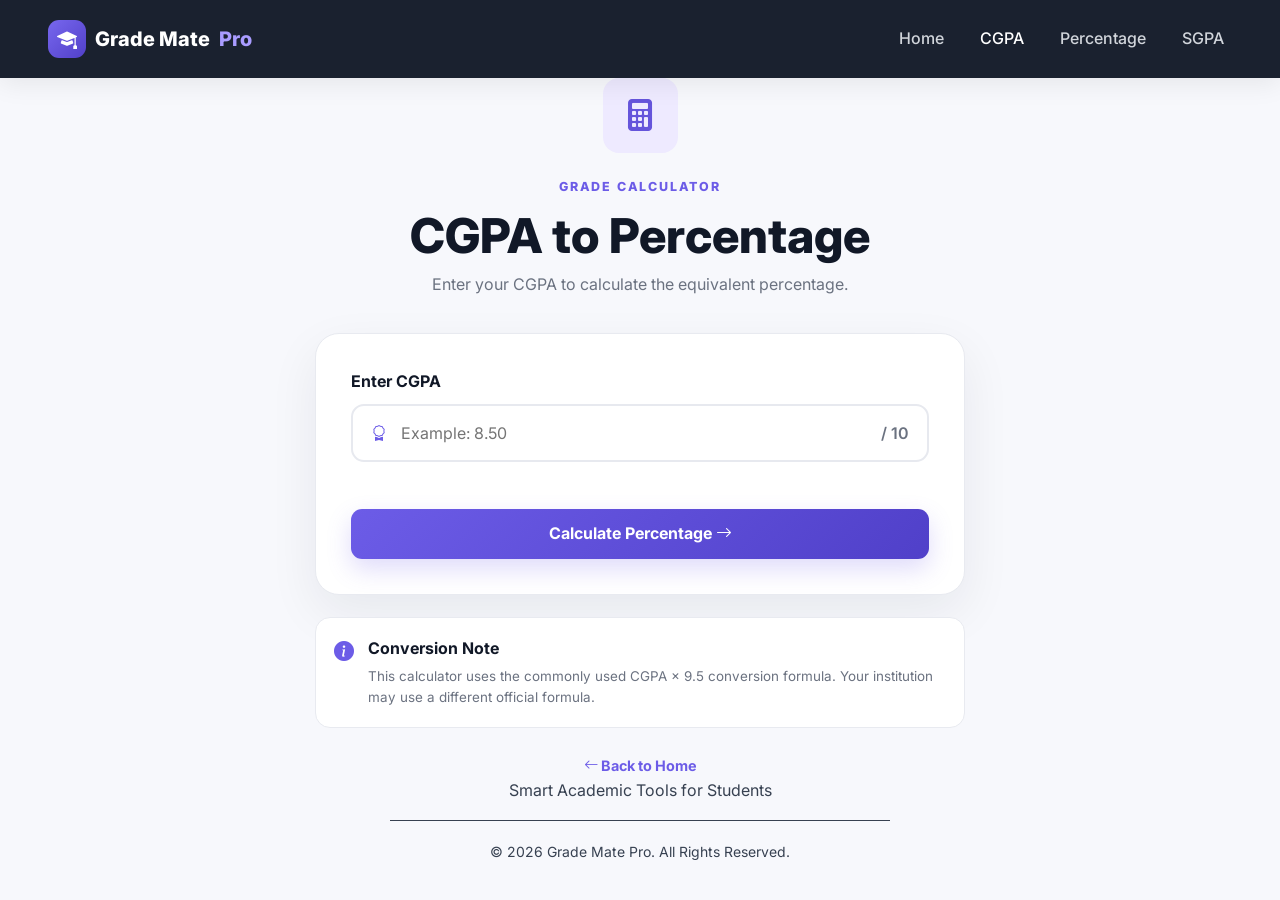
<file: cgpa.html>
<!DOCTYPE html>
<html lang="en">

<head>

    <meta charset="UTF-8">

    <meta name="viewport"
          content="width=device-width, initial-scale=1.0">

    <title>CGPA to Percentage | Grade Mate Pro</title>

    <!-- Bootstrap -->
    <link
        href="https://cdn.jsdelivr.net/npm/bootstrap@5.3.3/dist/css/bootstrap.min.css"
        rel="stylesheet">

    <!-- Bootstrap Icons -->
    <link
        href="https://cdn.jsdelivr.net/npm/bootstrap-icons@1.11.3/font/bootstrap-icons.css"
        rel="stylesheet">

    <!-- Your CSS -->
    <link rel="stylesheet" href="css/style.css">

</head>


<body>


<!-- =====================================================
     NAVBAR
===================================================== -->

<nav class="navbar navbar-expand-lg navbar-dark main-navbar">

    <div class="container-fluid px-4 px-lg-5">

        <a class="navbar-brand" href="index.html">

            <span class="brand-icon">
                <i class="bi bi-mortarboard-fill"></i>
            </span>

            Grade Mate <span>Pro</span>

        </a>


        <button
            class="navbar-toggler"
            type="button"
            data-bs-toggle="collapse"
            data-bs-target="#mainNavbar"
            aria-controls="mainNavbar"
            aria-expanded="false"
            aria-label="Toggle navigation">

            <span class="navbar-toggler-icon"></span>

        </button>


        <div
            class="collapse navbar-collapse"
            id="mainNavbar">

            <ul class="navbar-nav ms-auto">

                <li class="nav-item">
                    <a
                        class="nav-link"
                        href="index.html">
                        Home
                    </a>
                </li>


                <li class="nav-item">
                    <a
                        class="nav-link active"
                        href="cgpa.html">
                        CGPA
                    </a>
                </li>


                <li class="nav-item">
                    <a
                        class="nav-link"
                        href="percentage.html">
                        Percentage
                    </a>
                </li>


                <li class="nav-item">
                    <a
                        class="nav-link"
                        href="sgpa.html">
                        SGPA
                    </a>
                </li>

            </ul>

        </div>

    </div>

</nav>



<!-- =====================================================
     MAIN CONTENT
===================================================== -->

<main>

    <div class="container">


        <!-- TOOL HEADER -->

        <div class="tool-header text-center">

            <div class="large-tool-icon purple">

                <i class="bi bi-calculator-fill"></i>

            </div>


            <span>
                GRADE CALCULATOR
            </span>


            <h1>
                CGPA to Percentage
            </h1>


            <p>
                Enter your CGPA to calculate the equivalent percentage.
            </p>

        </div>



        <!-- =================================================
             CALCULATOR CARD
        ================================================== -->

        <div class="calculator-card">


            <form id="cgpaForm" novalidate>


                <!-- LABEL -->

                <label for="cgpaInput">

                    Enter CGPA

                </label>



                <!-- INPUT -->

                <div class="input-group-custom">

                    <i class="bi bi-award"></i>


                    <input
                        type="number"
                        id="cgpaInput"
                        min="0"
                        max="10"
                        step="0.01"
                        placeholder="Example: 8.50"
                        autocomplete="off"
                        required>


                    <span>
                        / 10
                    </span>

                </div>



                <!-- ERROR -->

                <div
                    id="cgpaError"
                    class="error-message"
                    role="alert">
                </div>



                <!-- BUTTON -->

                <button
                    type="submit"
                    class="calculate-btn">

                    Calculate Percentage

                    <i class="bi bi-arrow-right"></i>

                </button>


            </form>



            <!-- =================================================
                 RESULT
            ================================================== -->

            <div
                id="cgpaResult"
                class="result-box"
                style="display: none;">

                <div class="result-label">

                    YOUR RESULT

                </div>


                <div class="result-value">

                    <span id="percentageResult">
                        0.00
                    </span>%

                </div>


                <p>
                    Equivalent Percentage
                </p>


                <div class="formula">

                    Percentage = CGPA × 9.5

                </div>

            </div>


        </div>



        <!-- =================================================
             CONVERSION NOTE
        ================================================== -->

        <div class="info-note">

            <i class="bi bi-info-circle-fill"></i>


            <div>

                <strong>
                    Conversion Note
                </strong>


                <p>

                    This calculator uses the commonly used
                    CGPA × 9.5 conversion formula. Your institution
                    may use a different official formula.

                </p>

            </div>

        </div>



        <!-- =================================================
             BACK HOME
        ================================================== -->

        <div class="back-home">

            <a href="index.html">

                <i class="bi bi-arrow-left"></i>

                Back to Home

            </a>

        </div>


    </div>

</main>



<!-- =====================================================
     FOOTER
===================================================== -->

<footer>

    <div class="container text-center">

        <p>
            Smart Academic Tools for Students
        </p>


        <div class="footer-line"></div>


        <small>
            © 2026 Grade Mate Pro. All Rights Reserved.
        </small>

    </div>

</footer>



<!-- =====================================================
     BOOTSTRAP JS
===================================================== -->

<script
    src="https://cdn.jsdelivr.net/npm/bootstrap@5.3.3/dist/js/bootstrap.bundle.min.js">
</script>



<!-- =====================================================
     CGPA CALCULATOR JAVASCRIPT
===================================================== -->

<script>

document.addEventListener("DOMContentLoaded", function () {


    // Get elements

    const form =
        document.getElementById("cgpaForm");

    const input =
        document.getElementById("cgpaInput");

    const error =
        document.getElementById("cgpaError");

    const resultBox =
        document.getElementById("cgpaResult");

    const resultValue =
        document.getElementById("percentageResult");



    // Make sure elements exist

    if (
        !form ||
        !input ||
        !error ||
        !resultBox ||
        !resultValue
    ) {

        console.error(
            "CGPA calculator elements not found."
        );

        return;

    }



    // Calculate

    form.addEventListener("submit", function (event) {

        // Stop page refresh

        event.preventDefault();
        event.stopPropagation();



        // Clear previous error

        error.textContent = "";



        // Hide previous result

        resultBox.style.display = "none";



        // Get value

        const cgpa =
            parseFloat(input.value);



        // Empty input

        if (input.value.trim() === "") {

            error.textContent =
                "Please enter your CGPA.";

            input.focus();

            return;

        }



        // Invalid number

        if (isNaN(cgpa)) {

            error.textContent =
                "Please enter a valid CGPA.";

            input.focus();

            return;

        }



        // Less than 0

        if (cgpa < 0) {

            error.textContent =
                "CGPA cannot be less than 0.";

            input.focus();

            return;

        }



        // More than 10

        if (cgpa > 10) {

            error.textContent =
                "CGPA must be between 0 and 10.";

            input.focus();

            return;

        }



        // =================================================
        // CALCULATION
        // =================================================

        const percentage =
            cgpa * 9.5;



        // Put result on page

        resultValue.textContent =
            percentage.toFixed(2);



        // Show result

        resultBox.style.display = "block";



        // Scroll to result

        setTimeout(function () {

            resultBox.scrollIntoView({
                behavior: "smooth",
                block: "center"
            });

        }, 100);


    });



    // =====================================================
    // ENTER KEY ALSO WORKS
    // =====================================================

    input.addEventListener("keydown", function (event) {

        if (event.key === "Enter") {

            event.preventDefault();

            form.requestSubmit();

        }

    });


});

</script>


</body>

</html>
</file>
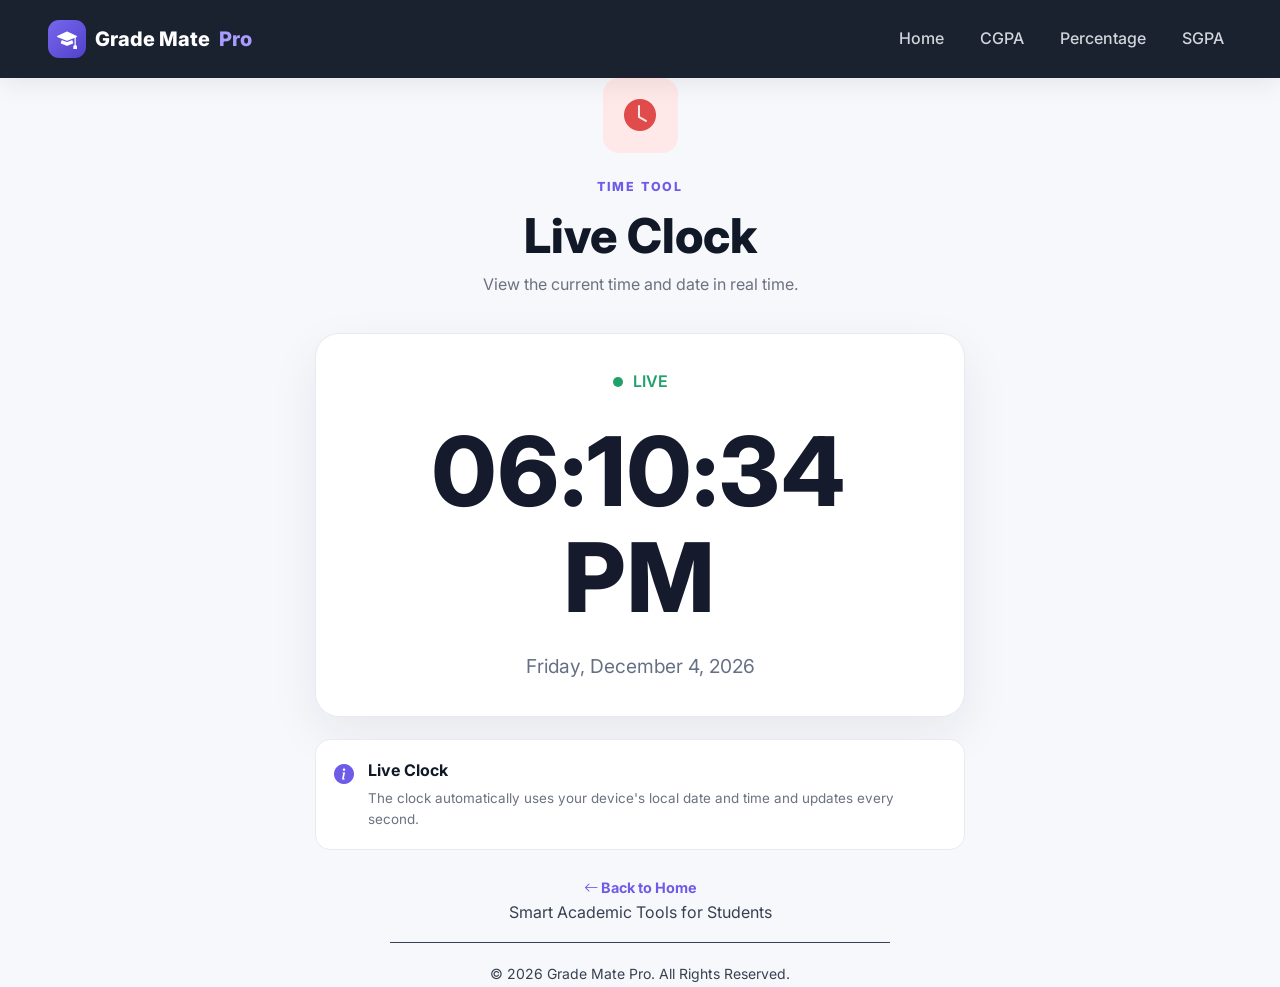
<file: clock.html>
<!DOCTYPE html>
<html lang="en">

<head>

    <meta charset="UTF-8">

    <meta name="viewport"
          content="width=device-width, initial-scale=1.0">

    <title>Live Clock | Grade Mate Pro</title>

    <link
        href="https://cdn.jsdelivr.net/npm/bootstrap@5.3.3/dist/css/bootstrap.min.css"
        rel="stylesheet">

    <link
        href="https://cdn.jsdelivr.net/npm/bootstrap-icons@1.11.3/font/bootstrap-icons.css"
        rel="stylesheet">

    <link rel="stylesheet" href="css/style.css">

</head>

<body>


<nav class="navbar navbar-expand-lg navbar-dark main-navbar">

    <div class="container-fluid px-4 px-lg-5">

        <a class="navbar-brand" href="index.html">

            <span class="brand-icon">
                <i class="bi bi-mortarboard-fill"></i>
            </span>

            Grade Mate <span>Pro</span>

        </a>


        <button
            class="navbar-toggler"
            type="button"
            data-bs-toggle="collapse"
            data-bs-target="#mainNavbar">

            <span class="navbar-toggler-icon"></span>

        </button>


        <div
            class="collapse navbar-collapse"
            id="mainNavbar">

            <ul class="navbar-nav ms-auto">

                <li class="nav-item">
                    <a class="nav-link"
                       href="index.html">
                        Home
                    </a>
                </li>

                <li class="nav-item">
                    <a class="nav-link"
                       href="cgpa.html">
                        CGPA
                    </a>
                </li>

                <li class="nav-item">
                    <a class="nav-link"
                       href="percentage.html">
                        Percentage
                    </a>
                </li>

                <li class="nav-item">
                    <a class="nav-link"
                       href="sgpa.html">
                        SGPA
                    </a>
                </li>

            </ul>

        </div>

    </div>

</nav>


<main>

<div class="container">


    <div class="tool-header text-center">

        <div class="large-tool-icon red">

            <i class="bi bi-clock-fill"></i>

        </div>

        <span>
            TIME TOOL
        </span>

        <h1>
            Live Clock
        </h1>

        <p>
            View the current time and date in real time.
        </p>

    </div>



    <div class="calculator-card text-center">


        <div
            style="
                display:flex;
                justify-content:center;
                align-items:center;
                gap:10px;
                color:#22a06b;
                font-weight:600;
                margin-bottom:25px;
            ">

            <span
                style="
                    width:10px;
                    height:10px;
                    background:#22a06b;
                    border-radius:50%;
                    display:inline-block;
                ">
            </span>

            LIVE

        </div>


        <div
            id="liveTime"
            style="
                font-size:clamp(3rem, 8vw, 6rem);
                font-weight:800;
                color:#151b2c;
                line-height:1.1;
                letter-spacing:2px;
            ">

            00:00:00

        </div>


        <div
            id="liveDate"
            style="
                font-size:1.2rem;
                color:#667085;
                margin-top:20px;
            ">

            Loading date...

        </div>


    </div>



    <div class="info-note">

        <i class="bi bi-info-circle-fill"></i>

        <div>

            <strong>
                Live Clock
            </strong>

            <p>
                The clock automatically uses your device's local
                date and time and updates every second.
            </p>

        </div>

    </div>



    <div class="back-home">

        <a href="index.html">

            <i class="bi bi-arrow-left"></i>

            Back to Home

        </a>

    </div>


</div>

</main>


<footer>

    <div class="container text-center">

        <p>
            Smart Academic Tools for Students
        </p>

        <div class="footer-line"></div>

        <small>
            © 2026 Grade Mate Pro. All Rights Reserved.
        </small>

    </div>

</footer>


<script
src="https://cdn.jsdelivr.net/npm/bootstrap@5.3.3/dist/js/bootstrap.bundle.min.js">
</script>


<!-- LIVE CLOCK JAVASCRIPT -->

<script>

document.addEventListener("DOMContentLoaded", function () {


    const time =
        document.getElementById("liveTime");

    const date =
        document.getElementById("liveDate");


    function updateClock() {

        const now =
            new Date();


        time.textContent =
            now.toLocaleTimeString(
                undefined,
                {
                    hour: "2-digit",
                    minute: "2-digit",
                    second: "2-digit",
                    hour12: true
                }
            );


        date.textContent =
            now.toLocaleDateString(
                undefined,
                {
                    weekday: "long",
                    day: "numeric",
                    month: "long",
                    year: "numeric"
                }
            );

    }


    updateClock();


    setInterval(
        updateClock,
        1000
    );

});

</script>


</body>
</html>
</file>
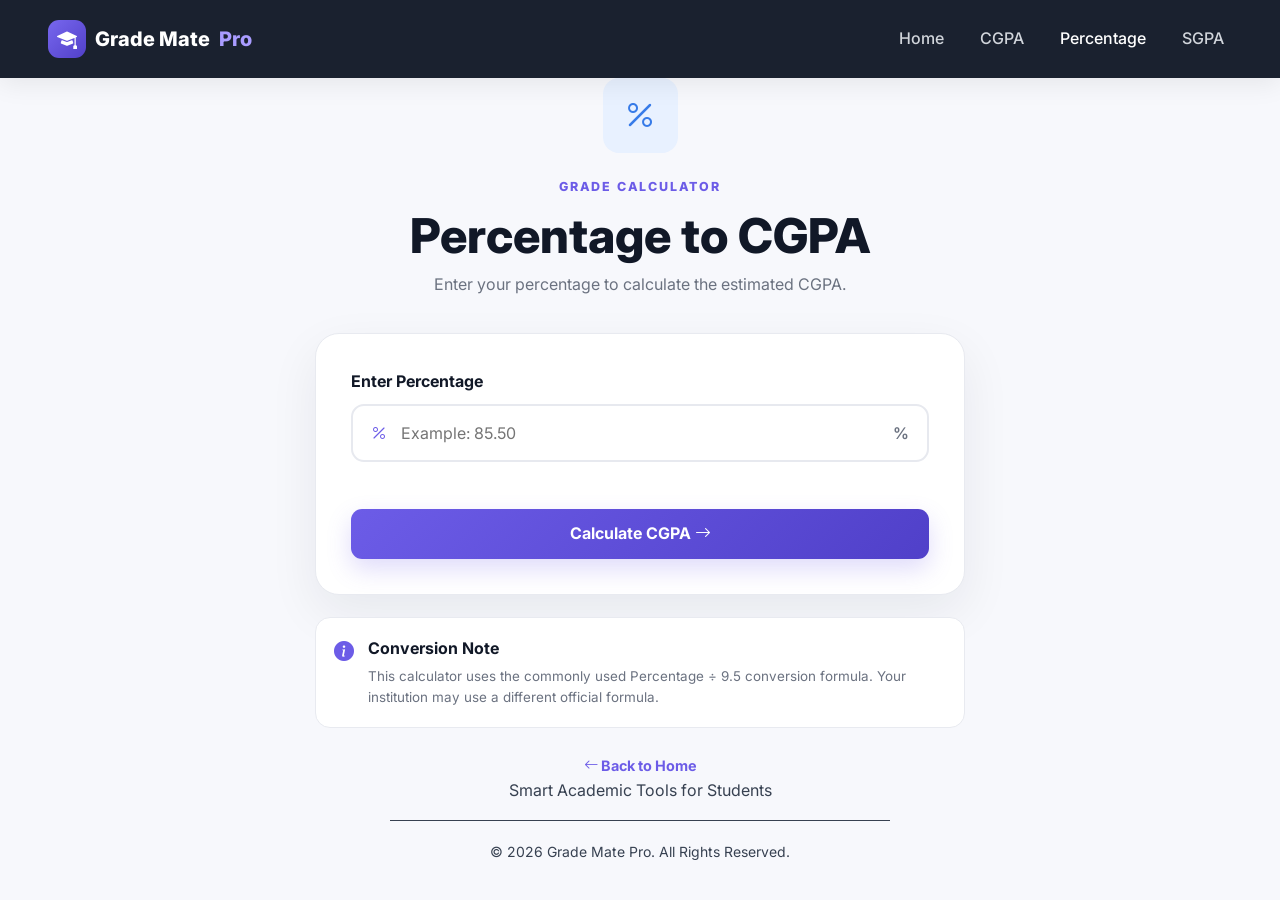
<file: percentage.html>
<!DOCTYPE html>
<html lang="en">

<head>

    <meta charset="UTF-8">

    <meta name="viewport"
          content="width=device-width, initial-scale=1.0">

    <title>Percentage to CGPA | Grade Mate Pro</title>

    <link
        href="https://cdn.jsdelivr.net/npm/bootstrap@5.3.3/dist/css/bootstrap.min.css"
        rel="stylesheet">

    <link
        href="https://cdn.jsdelivr.net/npm/bootstrap-icons@1.11.3/font/bootstrap-icons.css"
        rel="stylesheet">

    <link rel="stylesheet" href="css/style.css">

</head>

<body>


<!-- NAVBAR -->

<nav class="navbar navbar-expand-lg navbar-dark main-navbar">

    <div class="container-fluid px-4 px-lg-5">

        <a class="navbar-brand" href="index.html">

            <span class="brand-icon">
                <i class="bi bi-mortarboard-fill"></i>
            </span>

            Grade Mate <span>Pro</span>

        </a>


        <button
            class="navbar-toggler"
            type="button"
            data-bs-toggle="collapse"
            data-bs-target="#mainNavbar">

            <span class="navbar-toggler-icon"></span>

        </button>


        <div
            class="collapse navbar-collapse"
            id="mainNavbar">

            <ul class="navbar-nav ms-auto">

                <li class="nav-item">
                    <a class="nav-link"
                       href="index.html">
                        Home
                    </a>
                </li>

                <li class="nav-item">
                    <a class="nav-link"
                       href="cgpa.html">
                        CGPA
                    </a>
                </li>

                <li class="nav-item">
                    <a class="nav-link active"
                       href="percentage.html">
                        Percentage
                    </a>
                </li>

                <li class="nav-item">
                    <a class="nav-link"
                       href="sgpa.html">
                        SGPA
                    </a>
                </li>

            </ul>

        </div>

    </div>

</nav>


<!-- MAIN -->

<main>

<div class="container">


    <div class="tool-header text-center">

        <div class="large-tool-icon blue">

            <i class="bi bi-percent"></i>

        </div>

        <span>
            GRADE CALCULATOR
        </span>

        <h1>
            Percentage to CGPA
        </h1>

        <p>
            Enter your percentage to calculate the estimated CGPA.
        </p>

    </div>



    <div class="calculator-card">

        <form id="percentageForm"
              novalidate>


            <label for="percentageInput">

                Enter Percentage

            </label>


            <div class="input-group-custom">

                <i class="bi bi-percent"></i>

                <input
                    type="number"
                    id="percentageInput"
                    min="0"
                    max="100"
                    step="0.01"
                    placeholder="Example: 85.50"
                    autocomplete="off"
                    required>

                <span>%</span>

            </div>


            <div
                id="percentageError"
                class="error-message">
            </div>


            <button
                type="submit"
                class="calculate-btn">

                Calculate CGPA

                <i class="bi bi-arrow-right"></i>

            </button>


        </form>



        <!-- RESULT -->

        <div
            id="percentageResultBox"
            class="result-box"
            style="display:none;">

            <div class="result-label">
                YOUR RESULT
            </div>


            <div class="result-value">

                <span id="cgpaResultValue">
                    0.00
                </span>

            </div>


            <p>
                Estimated CGPA out of 10
            </p>


            <div class="formula">

                CGPA = Percentage ÷ 9.5

            </div>

        </div>

    </div>



    <div class="info-note">

        <i class="bi bi-info-circle-fill"></i>

        <div>

            <strong>
                Conversion Note
            </strong>

            <p>
                This calculator uses the commonly used
                Percentage ÷ 9.5 conversion formula.
                Your institution may use a different official formula.
            </p>

        </div>

    </div>



    <div class="back-home">

        <a href="index.html">

            <i class="bi bi-arrow-left"></i>

            Back to Home

        </a>

    </div>


</div>

</main>


<!-- FOOTER -->

<footer>

    <div class="container text-center">

        <p>
            Smart Academic Tools for Students
        </p>

        <div class="footer-line"></div>

        <small>
            © 2026 Grade Mate Pro. All Rights Reserved.
        </small>

    </div>

</footer>



<script
src="https://cdn.jsdelivr.net/npm/bootstrap@5.3.3/dist/js/bootstrap.bundle.min.js">
</script>



<!-- PERCENTAGE CALCULATOR -->

<script>

document.addEventListener("DOMContentLoaded", function () {

    const form =
        document.getElementById("percentageForm");

    const input =
        document.getElementById("percentageInput");

    const error =
        document.getElementById("percentageError");

    const resultBox =
        document.getElementById("percentageResultBox");

    const resultValue =
        document.getElementById("cgpaResultValue");


    form.addEventListener("submit", function (event) {

        event.preventDefault();

        error.textContent = "";

        resultBox.style.display = "none";


        const percentage =
            parseFloat(input.value);


        if (input.value.trim() === "") {

            error.textContent =
                "Please enter your percentage.";

            input.focus();

            return;
        }


        if (isNaN(percentage)) {

            error.textContent =
                "Please enter a valid percentage.";

            input.focus();

            return;
        }


        if (percentage < 0 || percentage > 100) {

            error.textContent =
                "Percentage must be between 0 and 100.";

            input.focus();

            return;
        }


        let cgpa =
            percentage / 9.5;


        if (cgpa > 10) {
            cgpa = 10;
        }


        resultValue.textContent =
            cgpa.toFixed(2);


        resultBox.style.display =
            "block";


        setTimeout(function () {

            resultBox.scrollIntoView({
                behavior: "smooth",
                block: "center"
            });

        }, 100);

    });

});

</script>

</body>
</html>
</file>
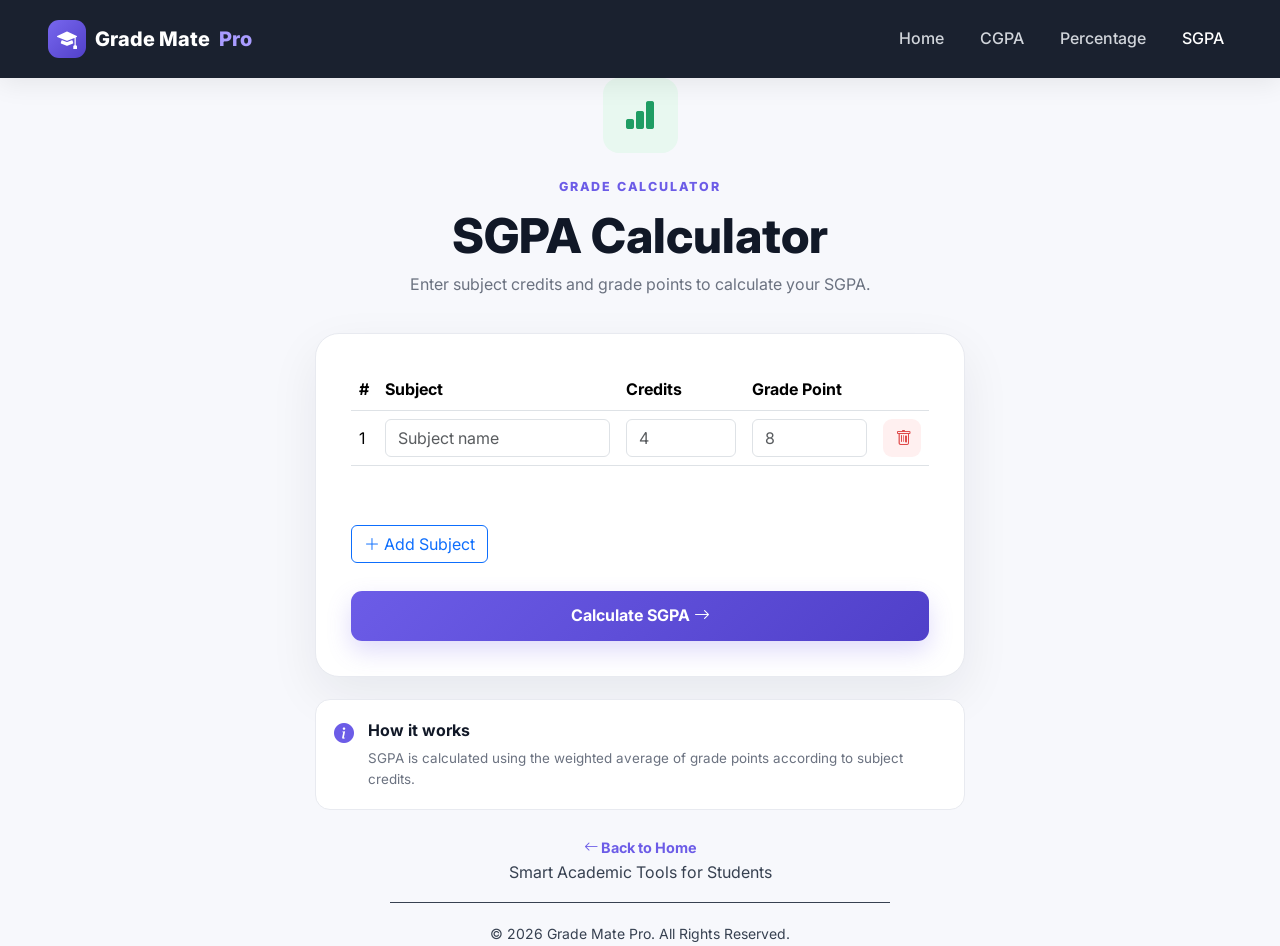
<file: sgpa.html>
<!DOCTYPE html>
<html lang="en">

<head>

    <meta charset="UTF-8">

    <meta name="viewport"
          content="width=device-width, initial-scale=1.0">

    <title>SGPA Calculator | Grade Mate Pro</title>

    <link
        href="https://cdn.jsdelivr.net/npm/bootstrap@5.3.3/dist/css/bootstrap.min.css"
        rel="stylesheet">

    <link
        href="https://cdn.jsdelivr.net/npm/bootstrap-icons@1.11.3/font/bootstrap-icons.css"
        rel="stylesheet">

    <link rel="stylesheet" href="css/style.css">

</head>

<body>


<!-- NAVBAR -->

<nav class="navbar navbar-expand-lg navbar-dark main-navbar">

    <div class="container-fluid px-4 px-lg-5">

        <a class="navbar-brand" href="index.html">

            <span class="brand-icon">
                <i class="bi bi-mortarboard-fill"></i>
            </span>

            Grade Mate <span>Pro</span>

        </a>


        <button
            class="navbar-toggler"
            type="button"
            data-bs-toggle="collapse"
            data-bs-target="#mainNavbar">

            <span class="navbar-toggler-icon"></span>

        </button>


        <div
            class="collapse navbar-collapse"
            id="mainNavbar">

            <ul class="navbar-nav ms-auto">

                <li class="nav-item">
                    <a class="nav-link"
                       href="index.html">
                        Home
                    </a>
                </li>

                <li class="nav-item">
                    <a class="nav-link"
                       href="cgpa.html">
                        CGPA
                    </a>
                </li>

                <li class="nav-item">
                    <a class="nav-link"
                       href="percentage.html">
                        Percentage
                    </a>
                </li>

                <li class="nav-item">
                    <a class="nav-link active"
                       href="sgpa.html">
                        SGPA
                    </a>
                </li>

            </ul>

        </div>

    </div>

</nav>


<main>

<div class="container">


    <div class="tool-header text-center">

        <div class="large-tool-icon green">

            <i class="bi bi-bar-chart-fill"></i>

        </div>

        <span>
            GRADE CALCULATOR
        </span>

        <h1>
            SGPA Calculator
        </h1>

        <p>
            Enter subject credits and grade points to calculate your SGPA.
        </p>

    </div>



    <div class="calculator-card">

        <div class="table-responsive">

            <table class="table align-middle">

                <thead>

                    <tr>

                        <th>#</th>

                        <th>Subject</th>

                        <th>Credits</th>

                        <th>Grade Point</th>

                        <th></th>

                    </tr>

                </thead>


                <tbody id="subjectTableBody">

                    <tr>

                        <td>1</td>

                        <td>
                            <input
                                type="text"
                                class="form-control subject-name"
                                placeholder="Subject name">
                        </td>

                        <td>
                            <input
                                type="number"
                                class="form-control credit-input"
                                min="0.5"
                                max="20"
                                step="0.5"
                                placeholder="4">
                        </td>

                        <td>
                            <input
                                type="number"
                                class="form-control grade-input"
                                min="0"
                                max="10"
                                step="0.01"
                                placeholder="8">
                        </td>

                        <td>

                            <button
                                type="button"
                                class="btn btn-outline-danger remove-row">

                                <i class="bi bi-trash"></i>

                            </button>

                        </td>

                    </tr>

                </tbody>

            </table>

        </div>



        <div id="sgpaError"
             class="error-message">
        </div>



        <div class="d-flex gap-2 flex-wrap mt-3">

            <button
                type="button"
                id="addSubject"
                class="btn btn-outline-primary">

                <i class="bi bi-plus-lg"></i>

                Add Subject

            </button>


            <button
                type="button"
                id="calculateSGPA"
                class="calculate-btn">

                Calculate SGPA

                <i class="bi bi-arrow-right"></i>

            </button>

        </div>



        <!-- RESULT -->

        <div
            id="sgpaResultBox"
            class="result-box"
            style="display:none;">

            <div class="result-label">
                YOUR SGPA
            </div>

            <div class="result-value">

                <span id="sgpaValue">
                    0.00
                </span>

            </div>

            <p>
                Semester Grade Point Average
            </p>

            <div class="formula">

                SGPA = Σ(Credit × Grade Point) ÷ Total Credits

            </div>

        </div>


    </div>


    <div class="info-note">

        <i class="bi bi-info-circle-fill"></i>

        <div>

            <strong>
                How it works
            </strong>

            <p>
                SGPA is calculated using the weighted average
                of grade points according to subject credits.
            </p>

        </div>

    </div>


    <div class="back-home">

        <a href="index.html">

            <i class="bi bi-arrow-left"></i>

            Back to Home

        </a>

    </div>


</div>

</main>


<footer>

    <div class="container text-center">

        <p>
            Smart Academic Tools for Students
        </p>

        <div class="footer-line"></div>

        <small>
            © 2026 Grade Mate Pro. All Rights Reserved.
        </small>

    </div>

</footer>


<script
src="https://cdn.jsdelivr.net/npm/bootstrap@5.3.3/dist/js/bootstrap.bundle.min.js">
</script>


<!-- SGPA JAVASCRIPT -->

<script>

document.addEventListener("DOMContentLoaded", function () {


    const tbody =
        document.getElementById("subjectTableBody");

    const addButton =
        document.getElementById("addSubject");

    const calculateButton =
        document.getElementById("calculateSGPA");

    const error =
        document.getElementById("sgpaError");

    const resultBox =
        document.getElementById("sgpaResultBox");

    const resultValue =
        document.getElementById("sgpaValue");


    function updateNumbers() {

        const rows =
            tbody.querySelectorAll("tr");

        rows.forEach(function (row, index) {

            row.cells[0].textContent =
                index + 1;

        });

    }


    addButton.addEventListener("click", function () {

        const row =
            document.createElement("tr");

        row.innerHTML = `

            <td></td>

            <td>
                <input
                    type="text"
                    class="form-control subject-name"
                    placeholder="Subject name">
            </td>

            <td>
                <input
                    type="number"
                    class="form-control credit-input"
                    min="0.5"
                    max="20"
                    step="0.5"
                    placeholder="4">
            </td>

            <td>
                <input
                    type="number"
                    class="form-control grade-input"
                    min="0"
                    max="10"
                    step="0.01"
                    placeholder="8">
            </td>

            <td>

                <button
                    type="button"
                    class="btn btn-outline-danger remove-row">

                    <i class="bi bi-trash"></i>

                </button>

            </td>
        `;


        tbody.appendChild(row);

        updateNumbers();

    });



    tbody.addEventListener("click", function (event) {

        const button =
            event.target.closest(".remove-row");


        if (!button) return;


        const rows =
            tbody.querySelectorAll("tr");


        if (rows.length <= 1) {

            error.textContent =
                "At least one subject is required.";

            return;

        }


        button.closest("tr").remove();

        error.textContent = "";

        resultBox.style.display = "none";

        updateNumbers();

    });



    calculateButton.addEventListener("click", function () {

        error.textContent = "";

        resultBox.style.display = "none";


        const rows =
            tbody.querySelectorAll("tr");


        let totalCredits = 0;

        let totalPoints = 0;

        let validRows = 0;


        rows.forEach(function (row) {

            const creditInput =
                row.querySelector(".credit-input");

            const gradeInput =
                row.querySelector(".grade-input");


            const credit =
                parseFloat(creditInput.value);

            const grade =
                parseFloat(gradeInput.value);


            creditInput.style.borderColor = "";

            gradeInput.style.borderColor = "";


            if (
                creditInput.value.trim() === "" &&
                gradeInput.value.trim() === ""
            ) {
                return;
            }


            if (
                isNaN(credit) ||
                credit <= 0 ||
                credit > 20
            ) {

                creditInput.style.borderColor =
                    "#dc3545";

                return;

            }


            if (
                isNaN(grade) ||
                grade < 0 ||
                grade > 10
            ) {

                gradeInput.style.borderColor =
                    "#dc3545";

                return;

            }


            totalCredits += credit;

            totalPoints +=
                credit * grade;

            validRows++;

        });


        if (validRows === 0) {

            error.textContent =
                "Please enter valid credits and grade points.";

            return;

        }


        const sgpa =
            totalPoints / totalCredits;


        resultValue.textContent =
            sgpa.toFixed(2);


        resultBox.style.display =
            "block";


        setTimeout(function () {

            resultBox.scrollIntoView({
                behavior: "smooth",
                block: "center"
            });

        }, 100);

    });


});

</script>


</body>
</html>
</file>
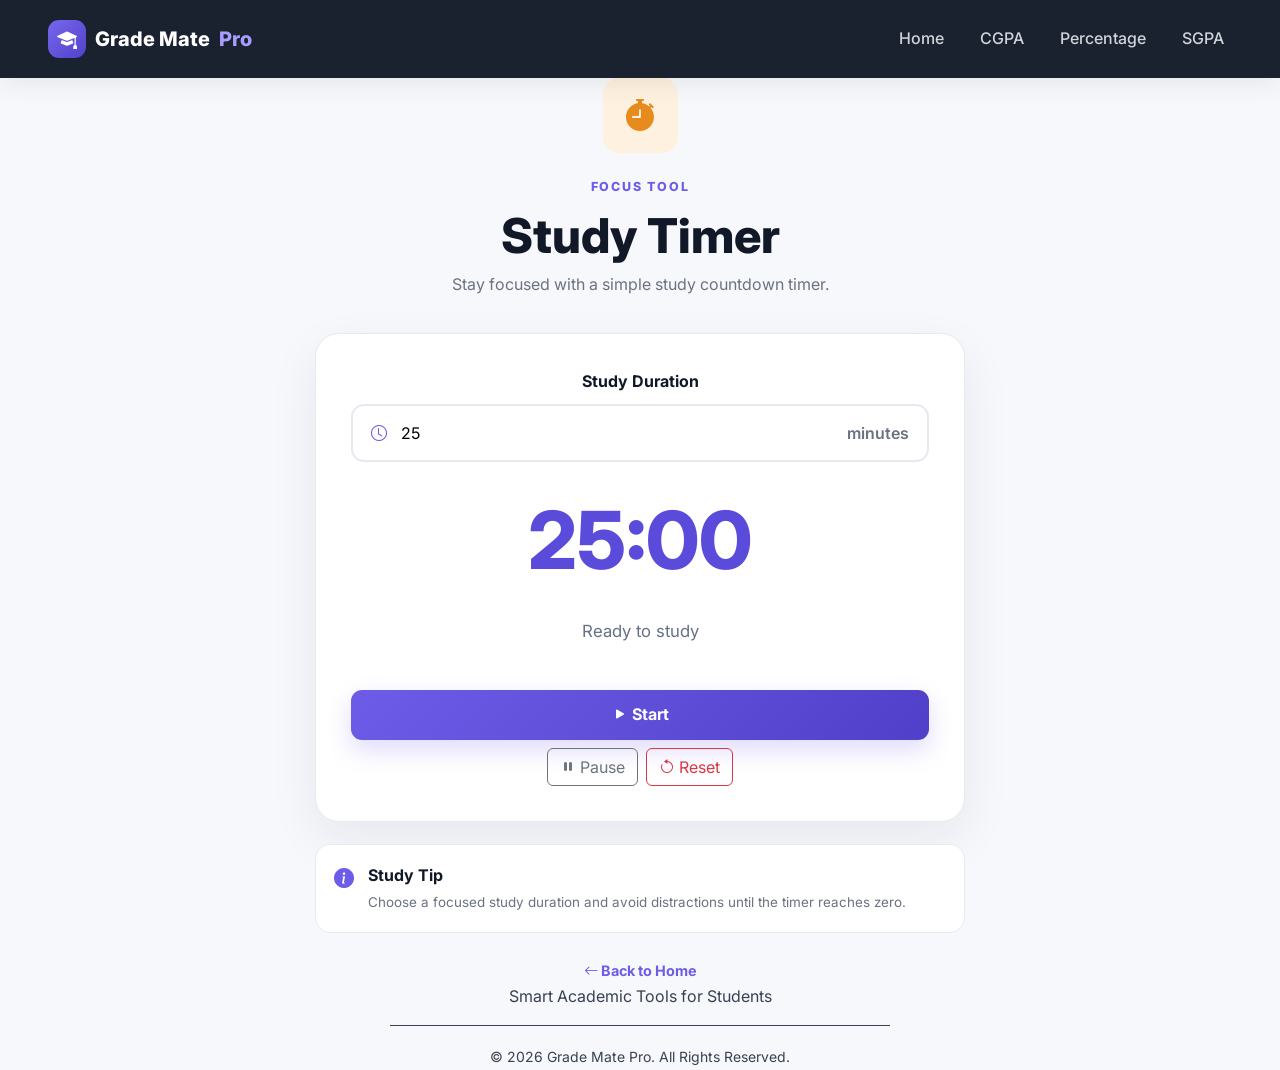
<file: timer.html>
<!DOCTYPE html>
<html lang="en">

<head>

    <meta charset="UTF-8">

    <meta name="viewport"
          content="width=device-width, initial-scale=1.0">

    <title>Study Timer | Grade Mate Pro</title>

    <link
        href="https://cdn.jsdelivr.net/npm/bootstrap@5.3.3/dist/css/bootstrap.min.css"
        rel="stylesheet">

    <link
        href="https://cdn.jsdelivr.net/npm/bootstrap-icons@1.11.3/font/bootstrap-icons.css"
        rel="stylesheet">

    <link rel="stylesheet" href="css/style.css">

</head>

<body>


<nav class="navbar navbar-expand-lg navbar-dark main-navbar">

    <div class="container-fluid px-4 px-lg-5">

        <a class="navbar-brand" href="index.html">

            <span class="brand-icon">
                <i class="bi bi-mortarboard-fill"></i>
            </span>

            Grade Mate <span>Pro</span>

        </a>


        <button
            class="navbar-toggler"
            type="button"
            data-bs-toggle="collapse"
            data-bs-target="#mainNavbar">

            <span class="navbar-toggler-icon"></span>

        </button>


        <div
            class="collapse navbar-collapse"
            id="mainNavbar">

            <ul class="navbar-nav ms-auto">

                <li class="nav-item">
                    <a class="nav-link"
                       href="index.html">
                        Home
                    </a>
                </li>

                <li class="nav-item">
                    <a class="nav-link"
                       href="cgpa.html">
                        CGPA
                    </a>
                </li>

                <li class="nav-item">
                    <a class="nav-link"
                       href="percentage.html">
                        Percentage
                    </a>
                </li>

                <li class="nav-item">
                    <a class="nav-link"
                       href="sgpa.html">
                        SGPA
                    </a>
                </li>

            </ul>

        </div>

    </div>

</nav>


<main>

<div class="container">


    <div class="tool-header text-center">

        <div class="large-tool-icon orange">

            <i class="bi bi-stopwatch-fill"></i>

        </div>

        <span>
            FOCUS TOOL
        </span>

        <h1>
            Study Timer
        </h1>

        <p>
            Stay focused with a simple study countdown timer.
        </p>

    </div>



    <div class="calculator-card text-center">


        <label for="minutesInput">

            Study Duration

        </label>


        <div
            class="input-group-custom mb-4">

            <i class="bi bi-clock"></i>

            <input
                type="number"
                id="minutesInput"
                min="1"
                max="180"
                value="25"
                step="1">

            <span>
                minutes
            </span>

        </div>


        <div
            id="timerDisplay"
            style="
                font-size: 5rem;
                font-weight: 800;
                color: #5b4bdb;
                line-height: 1.2;
                margin: 30px 0;
            ">

            25:00

        </div>


        <div
            id="timerStatus"
            style="
                font-size: 1.05rem;
                margin-bottom: 25px;
                color: #667085;
            ">

            Ready to study

        </div>


        <div
            class="d-flex justify-content-center gap-2 flex-wrap">

            <button
                type="button"
                id="startTimer"
                class="calculate-btn">

                <i class="bi bi-play-fill"></i>

                Start

            </button>


            <button
                type="button"
                id="pauseTimer"
                class="btn btn-outline-secondary">

                <i class="bi bi-pause-fill"></i>

                Pause

            </button>


            <button
                type="button"
                id="resetTimer"
                class="btn btn-outline-danger">

                <i class="bi bi-arrow-counterclockwise"></i>

                Reset

            </button>

        </div>


    </div>



    <div class="info-note">

        <i class="bi bi-info-circle-fill"></i>

        <div>

            <strong>
                Study Tip
            </strong>

            <p>
                Choose a focused study duration and avoid distractions
                until the timer reaches zero.
            </p>

        </div>

    </div>



    <div class="back-home">

        <a href="index.html">

            <i class="bi bi-arrow-left"></i>

            Back to Home

        </a>

    </div>


</div>

</main>


<footer>

    <div class="container text-center">

        <p>
            Smart Academic Tools for Students
        </p>

        <div class="footer-line"></div>

        <small>
            © 2026 Grade Mate Pro. All Rights Reserved.
        </small>

    </div>

</footer>


<script
src="https://cdn.jsdelivr.net/npm/bootstrap@5.3.3/dist/js/bootstrap.bundle.min.js">
</script>


<!-- TIMER JAVASCRIPT -->

<script>

document.addEventListener("DOMContentLoaded", function () {


    const minutesInput =
        document.getElementById("minutesInput");

    const display =
        document.getElementById("timerDisplay");

    const status =
        document.getElementById("timerStatus");

    const start =
        document.getElementById("startTimer");

    const pause =
        document.getElementById("pauseTimer");

    const reset =
        document.getElementById("resetTimer");


    let timer = null;

    let remaining =
        parseInt(minutesInput.value) * 60;


    function updateDisplay() {

        const minutes =
            Math.floor(remaining / 60);

        const seconds =
            remaining % 60;


        display.textContent =
            String(minutes).padStart(2, "0")
            + ":"
            + String(seconds).padStart(2, "0");

    }


    function stopTimer() {

        clearInterval(timer);

        timer = null;

    }


    minutesInput.addEventListener("input", function () {

        if (timer) return;


        let minutes =
            parseInt(this.value);


        if (isNaN(minutes) || minutes < 1) {
            minutes = 1;
        }


        if (minutes > 180) {
            minutes = 180;
            this.value = 180;
        }


        remaining =
            minutes * 60;


        status.textContent =
            "Ready to study";


        updateDisplay();

    });



    start.addEventListener("click", function () {

        if (timer) return;


        if (remaining <= 0) {

            remaining =
                parseInt(minutesInput.value) * 60;

        }


        status.textContent =
            "Focus mode — Study now!";


        timer =
            setInterval(function () {


                if (remaining > 0) {

                    remaining--;

                    updateDisplay();

                }
                else {

                    stopTimer();

                    status.textContent =
                        "Study session completed! 🎉";

                    display.textContent =
                        "00:00";

                }

            }, 1000);

    });



    pause.addEventListener("click", function () {

        if (!timer) return;


        stopTimer();


        status.textContent =
            "Timer paused";

    });



    reset.addEventListener("click", function () {

        stopTimer();


        let minutes =
            parseInt(minutesInput.value);


        if (isNaN(minutes) || minutes < 1) {

            minutes = 25;

            minutesInput.value = 25;

        }


        if (minutes > 180) {

            minutes = 180;

            minutesInput.value = 180;

        }


        remaining =
            minutes * 60;


        status.textContent =
            "Ready to study";


        updateDisplay();

    });


    updateDisplay();

});

</script>


</body>
</html>
</file>
<file: css/style.css>
@import url('https://fonts.googleapis.com/css2?family=Inter:wght@400;500;600;700;800&display=swap');

:root {
    --primary: #6c5ce7;
    --primary-dark: #5848d6;
    --secondary: #8e7dff;
    --dark: #111827;
    --dark-2: #1f2937;
    --text: #374151;
    --muted: #6b7280;
    --light: #f7f8fc;
    --white: #ffffff;
    --border: #e5e7eb;

    --purple-bg: #eeeaff;
    --blue-bg: #e8f1ff;
    --green-bg: #e8f8f0;
    --orange-bg: #fff1df;
    --red-bg: #ffe8e8;
    --cyan-bg: #e5faff;
}

* {
    margin: 0;
    padding: 0;
    box-sizing: border-box;
}

html {
    scroll-behavior: smooth;
}

body {
    font-family: 'Inter', sans-serif;
    color: var(--text);
    background: var(--light);
    line-height: 1.6;
}

a {
    text-decoration: none;
}

.navbar {
    background: rgba(17, 24, 39, 0.96);
    backdrop-filter: blur(12px);
    padding: 15px 0;
    box-shadow: 0 5px 25px rgba(0, 0, 0, 0.08);
}

.navbar-brand {
    font-size: 1.25rem;
    font-weight: 800;
    color: white !important;
    display: flex;
    align-items: center;
    gap: 9px;
}

.navbar-brand span:last-child {
    color: #a99cff;
}

.brand-icon {
    width: 38px;
    height: 38px;
    display: inline-flex;
    justify-content: center;
    align-items: center;
    border-radius: 11px;
    background: linear-gradient(135deg, #7767ee, #5140c9);
    color: white;
}

.nav-link {
    color: #d1d5db !important;
    margin-left: 20px;
    font-weight: 500;
    transition: 0.3s;
}

.nav-link:hover,
.nav-link.active {
    color: white !important;
}

.hero {
    min-height: 100vh;
    background:
        radial-gradient(circle at 80% 20%, rgba(108, 92, 231, 0.25), transparent 30%),
        radial-gradient(circle at 10% 90%, rgba(76, 201, 240, 0.13), transparent 30%),
        #111827;
    color: white;
    padding-top: 75px;
}

.hero-badge {
    display: inline-flex;
    align-items: center;
    gap: 8px;
    background: rgba(255,255,255,0.08);
    border: 1px solid rgba(255,255,255,0.12);
    padding: 8px 15px;
    border-radius: 50px;
    font-size: 0.85rem;
    color: #dcd8ff;
    margin-bottom: 22px;
}

.hero h1 {
    font-size: clamp(2.6rem, 6vw, 5rem);
    font-weight: 800;
    line-height: 1.05;
    margin-bottom: 22px;
}

.hero h1 span {
    display: block;
    background: linear-gradient(90deg, #a99cff, #6dd5fa);
    -webkit-background-clip: text;
    -webkit-text-fill-color: transparent;
}

.hero-text {
    max-width: 620px;
    color: #c5cad4;
    font-size: 1.08rem;
    margin-bottom: 30px;
}

.hero-btn {
    border: 0;
    border-radius: 12px;
    background: linear-gradient(135deg, var(--primary), #4f3ac9);
    padding: 13px 23px;
    font-weight: 600;
    box-shadow: 0 10px 30px rgba(108, 92, 231, 0.3);
}

.hero-card {
    max-width: 370px;
    margin: auto;
    padding: 42px 30px;
    border-radius: 28px;
    background: rgba(255,255,255,0.08);
    border: 1px solid rgba(255,255,255,0.12);
    backdrop-filter: blur(18px);
    box-shadow: 0 30px 80px rgba(0,0,0,0.25);
}

.hero-card-icon {
    width: 90px;
    height: 90px;
    margin: auto auto 20px;
    display: flex;
    align-items: center;
    justify-content: center;
    border-radius: 25px;
    font-size: 42px;
    color: white;
    background: linear-gradient(135deg, #7565ec, #4c3bc1);
}

.hero-card h3 {
    font-weight: 700;
}

.hero-card p {
    color: #c8cbd4;
}

.mini-stats {
    display: grid;
    grid-template-columns: repeat(3, 1fr);
    margin-top: 30px;
    gap: 10px;
}

.mini-stats div {
    background: rgba(255,255,255,0.06);
    padding: 13px 5px;
    border-radius: 12px;
}

.mini-stats strong {
    display: block;
    color: white;
}

.mini-stats small {
    color: #aeb3bf;
}

.tools-section {
    padding: 100px 0;
    background: #f8f9fd;
}

.section-title span,
.tool-header span {
    color: var(--primary);
    font-size: 0.78rem;
    font-weight: 800;
    letter-spacing: 1.8px;
}

.section-title h2 {
    margin-top: 8px;
    color: var(--dark);
    font-size: clamp(2rem, 4vw, 3rem);
    font-weight: 800;
}

.section-title p {
    color: var(--muted);
    max-width: 650px;
    margin: 10px auto 45px;
}

.tool-card-link {
    color: inherit;
}

.tool-card {
    height: 100%;
    background: white;
    border: 1px solid #edf0f5;
    border-radius: 20px;
    padding: 28px;
    transition: 0.3s ease;
    box-shadow: 0 8px 30px rgba(17,24,39,0.04);
}

.tool-card:hover {
    transform: translateY(-8px);
    border-color: #d9d4ff;
    box-shadow: 0 20px 45px rgba(17,24,39,0.10);
}

.tool-icon,
.large-tool-icon {
    display: flex;
    align-items: center;
    justify-content: center;
    border-radius: 16px;
}

.tool-icon {
    width: 58px;
    height: 58px;
    font-size: 25px;
    margin-bottom: 22px;
}

.tool-icon.purple,
.large-tool-icon.purple {
    background: var(--purple-bg);
    color: #6554db;
}

.tool-icon.blue,
.large-tool-icon.blue {
    background: var(--blue-bg);
    color: #377be8;
}

.tool-icon.green,
.large-tool-icon.green {
    background: var(--green-bg);
    color: #1e9d63;
}

.tool-icon.orange,
.large-tool-icon.orange {
    background: var(--orange-bg);
    color: #e78b1d;
}

.tool-icon.red,
.large-tool-icon.red {
    background: var(--red-bg);
    color: #e04b4b;
}

.tool-icon.cyan {
    background: var(--cyan-bg);
    color: #0b9fbd;
}

.tool-card h3 {
    color: var(--dark);
    font-size: 1.18rem;
    font-weight: 700;
    margin-bottom: 10px;
}

.tool-card p {
    color: var(--muted);
    font-size: 0.92rem;
    min-height: 72px;
}

.tool-arrow {
    margin-top: 18px;
    color: var(--primary);
    font-size: 0.9rem;
    font-weight: 700;
}

.tool-arrow i {
    margin-left: 5px;
    transition: 0.3s;
}

.tool-card:hover .tool-arrow i {
    margin-left: 10px;
}

.coming-card {
    opacity: 0.85;
}

.about-section {
    padding: 100px 0;
    background: white;
}

.about-section .section-title p {
    margin: 15px 0;
}

.about-text {
    color: var(--muted);
    max-width: 600px;
}

.feature-box {
    background: #f8f9fd;
    border: 1px solid #edf0f5;
    border-radius: 22px;
    padding: 30px;
}

.feature-item {
    display: flex;
    align-items: flex-start;
    gap: 15px;
    padding: 17px 0;
    border-bottom: 1px solid #e7e9ee;
}

.feature-item:last-child {
    border-bottom: 0;
}

.feature-item > i {
    color: var(--primary);
    font-size: 21px;
}

.feature-item h5 {
    margin: 0;
    color: var(--dark);
    font-size: 1rem;
    font-weight: 700;
}

.feature-item p {
    margin: 3px 0 0;
    color: var(--muted);
    font-size: 0.88rem;
}

.footer {
    padding: 45px 0;
    background: #111827;
    color: white;
}

.footer-logo {
    font-size: 1.2rem;
    font-weight: 800;
}

.footer p {
    color: #9ca3af;
    margin: 7px 0 20px;
}

.footer-line {
    height: 1px;
    max-width: 500px;
    margin: auto auto 18px;
    background: #374151;
}

.footer small {
    color: #6b7280;
}


/* Tool Pages */

.tool-page {
    background: #f7f8fc;
}

.calculator-section {
    min-height: calc(100vh - 200px);
    padding: 140px 0 80px;
}

.tool-header {
    margin-bottom: 35px;
}

.tool-header h1 {
    color: var(--dark);
    font-size: clamp(2rem, 4vw, 3rem);
    font-weight: 800;
    margin-top: 8px;
}

.tool-header p {
    color: var(--muted);
}

.large-tool-icon {
    width: 75px;
    height: 75px;
    margin: 0 auto 20px;
    font-size: 32px;
}

.calculator-card,
.sgpa-card,
.timer-card,
.clock-card {
    max-width: 650px;
    margin: auto;
    background: white;
    border-radius: 24px;
    border: 1px solid #e8eaf0;
    padding: 35px;
    box-shadow: 0 18px 50px rgba(17,24,39,0.07);
}

.calculator-card label,
.timer-input label {
    display: block;
    font-weight: 700;
    color: var(--dark);
    margin-bottom: 10px;
}

.input-group-custom {
    height: 58px;
    display: flex;
    align-items: center;
    border: 2px solid #e7e9ef;
    border-radius: 13px;
    overflow: hidden;
    transition: 0.3s;
}

.input-group-custom:focus-within {
    border-color: var(--primary);
    box-shadow: 0 0 0 4px rgba(108,92,231,0.08);
}

.input-group-custom i {
    color: var(--primary);
    margin-left: 18px;
}

.input-group-custom input {
    flex: 1;
    height: 100%;
    border: 0;
    outline: 0;
    padding: 0 14px;
    font-size: 1rem;
}

.input-group-custom span {
    padding-right: 18px;
    color: var(--muted);
    font-weight: 600;
}

.calculate-btn,
.secondary-btn,
.reset-btn {
    border: 0;
    border-radius: 11px;
    padding: 12px 20px;
    font-weight: 700;
    transition: 0.25s;
}

.calculate-btn {
    background: linear-gradient(135deg, var(--primary), #5040c9);
    color: white;
    box-shadow: 0 10px 25px rgba(108,92,231,0.22);
}

.calculate-btn:hover {
    transform: translateY(-2px);
    color: white;
    box-shadow: 0 14px 30px rgba(108,92,231,0.3);
}

.calculator-card .calculate-btn {
    width: 100%;
    margin-top: 20px;
}

.secondary-btn {
    background: #eeeefa;
    color: #5848d6;
}

.secondary-btn:hover {
    background: #e3e0ff;
}

.reset-btn {
    background: #feecec;
    color: #d94343;
}

.reset-btn:hover {
    background: #fddddd;
}

.error-message {
    color: #dc3545;
    font-size: 0.85rem;
    margin-top: 7px;
    min-height: 20px;
}

.result-box {
    display: none;
    margin-top: 28px;
    padding: 28px;
    text-align: center;
    border-radius: 18px;
    background: linear-gradient(135deg, #f0edff, #f7f5ff);
    border: 1px solid #ddd8ff;
    animation: resultIn 0.3s ease;
}

.result-box.show {
    display: block;
}

@keyframes resultIn {
    from {
        opacity: 0;
        transform: translateY(8px);
    }

    to {
        opacity: 1;
        transform: translateY(0);
    }
}

.result-label {
    color: var(--primary);
    font-size: 0.75rem;
    font-weight: 800;
    letter-spacing: 1.5px;
}

.result-value {
    color: var(--dark);
    font-size: 3.2rem;
    font-weight: 800;
    margin: 5px 0;
}

.result-box p {
    color: var(--muted);
    margin: 0 0 12px;
}

.formula {
    display: inline-block;
    padding: 6px 12px;
    border-radius: 7px;
    background: rgba(108,92,231,0.08);
    color: #6253d3;
    font-size: 0.8rem;
}

.info-note {
    max-width: 650px;
    margin: 22px auto;
    display: flex;
    gap: 14px;
    padding: 18px;
    border-radius: 15px;
    background: #fff;
    border: 1px solid #e8eaf0;
}

.info-note > i {
    color: var(--primary);
    font-size: 20px;
}

.info-note strong {
    color: var(--dark);
}

.info-note p {
    color: var(--muted);
    font-size: 0.84rem;
    margin: 4px 0 0;
}

.back-home {
    text-align: center;
    margin-top: 25px;
}

.back-home a {
    color: var(--primary);
    font-weight: 700;
    font-size: 0.9rem;
}


/* SGPA */

.sgpa-card {
    max-width: 900px;
}

.subject-table {
    vertical-align: middle;
}

.subject-table th {
    color: #6b7280;
    font-size: 0.8rem;
    white-space: nowrap;
}

.subject-table td {
    padding: 10px 7px;
}

.subject-table input {
    width: 100%;
    min-width: 80px;
    border: 1px solid #e1e4eb;
    border-radius: 9px;
    padding: 10px;
    outline: none;
}

.subject-table input:focus {
    border-color: var(--primary);
}

.subject-table .subject-name {
    min-width: 160px;
}

.remove-row {
    border: 0;
    background: #fff0f0;
    color: #df4949;
    width: 38px;
    height: 38px;
    border-radius: 9px;
}

.remove-row:hover {
    background: #ffe0e0;
}

.sgpa-actions {
    display: flex;
    justify-content: space-between;
    gap: 12px;
    margin-top: 20px;
}

.sgpa-error {
    margin-top: 15px;
}

.sgpa-result {
    display: grid;
    grid-template-columns: 1fr 1fr 1.2fr;
    gap: 12px;
    margin-top: 25px;
}

.sgpa-result > div {
    background: #f7f8fc;
    border-radius: 14px;
    padding: 17px;
    text-align: center;
}

.sgpa-result span {
    display: block;
    color: var(--muted);
    font-size: 0.78rem;
}

.sgpa-result strong {
    display: block;
    color: var(--dark);
    font-size: 1.5rem;
}

.sgpa-result .main-sgpa {
    background: linear-gradient(135deg, #eeeaff, #f6f4ff);
}

.sgpa-result .main-sgpa strong {
    color: var(--primary);
    font-size: 2rem;
}


/* Timer */

.timer-card {
    text-align: center;
    max-width: 600px;
}

.timer-display {
    font-size: clamp(4rem, 14vw, 7rem);
    line-height: 1;
    color: var(--dark);
    font-weight: 800;
    letter-spacing: 3px;
    margin: 10px 0 12px;
}

.timer-status {
    color: var(--primary);
    font-weight: 600;
    margin-bottom: 30px;
}

.timer-input {
    max-width: 300px;
    margin: auto;
}

.timer-input input {
    width: 100%;
    border: 2px solid #e5e7eb;
    border-radius: 11px;
    padding: 12px;
    text-align: center;
    outline: 0;
}

.timer-input input:focus {
    border-color: var(--primary);
}

.timer-buttons {
    display: flex;
    justify-content: center;
    flex-wrap: wrap;
    gap: 10px;
    margin-top: 25px;
}


/* Clock */

.clock-card {
    max-width: 700px;
    text-align: center;
    padding: 55px 30px;
}

.clock-icon {
    width: 75px;
    height: 75px;
    margin: auto;
    border-radius: 20px;
    background: var(--red-bg);
    color: #e04b4b;
    display: flex;
    justify-content: center;
    align-items: center;
    font-size: 32px;
}

.live-time {
    color: var(--dark);
    font-size: clamp(3rem, 10vw, 6rem);
    line-height: 1.1;
    font-weight: 800;
    letter-spacing: 2px;
    margin: 25px 0 10px;
}

.live-date {
    color: var(--muted);
    font-size: 1rem;
}

.clock-status {
    display: inline-flex;
    align-items: center;
    gap: 7px;
    margin-top: 25px;
    padding: 7px 13px;
    border-radius: 50px;
    background: #eaf9f0;
    color: #1d965b;
    font-size: 0.8rem;
    font-weight: 700;
}

.clock-status i {
    font-size: 7px;
}


/* Responsive */

@media (max-width: 991px) {

    .navbar {
        padding: 12px 0;
    }

    .nav-link {
        margin-left: 0;
        padding: 10px 0 !important;
    }

    .hero {
        padding-top: 90px;
    }

    .hero-card {
        max-width: 500px;
    }

}

@media (max-width: 767px) {

    .tools-section,
    .about-section {
        padding: 70px 0;
    }

    .calculator-section {
        padding: 120px 15px 60px;
    }

    .calculator-card,
    .sgpa-card,
    .timer-card,
    .clock-card {
        padding: 22px 18px;
        border-radius: 18px;
    }

    .sgpa-actions {
        flex-direction: column;
    }

    .sgpa-actions button {
        width: 100%;
    }

    .sgpa-result {
        grid-template-columns: 1fr;
    }

    .live-time {
        font-size: 3rem;
    }

    .subject-table {
        min-width: 650px;
    }

    .table-responsive {
        border-radius: 10px;
    }

}

@media (max-width: 480px) {

    .hero h1 {
        font-size: 2.6rem;
    }

    .hero-card {
        padding: 30px 20px;
    }

    .tool-card {
        padding: 22px;
    }

    .result-value {
        font-size: 2.6rem;
    }

    .timer-buttons {
        flex-direction: column;
    }

    .timer-buttons button {
        width: 100%;
    }

}
</file>
